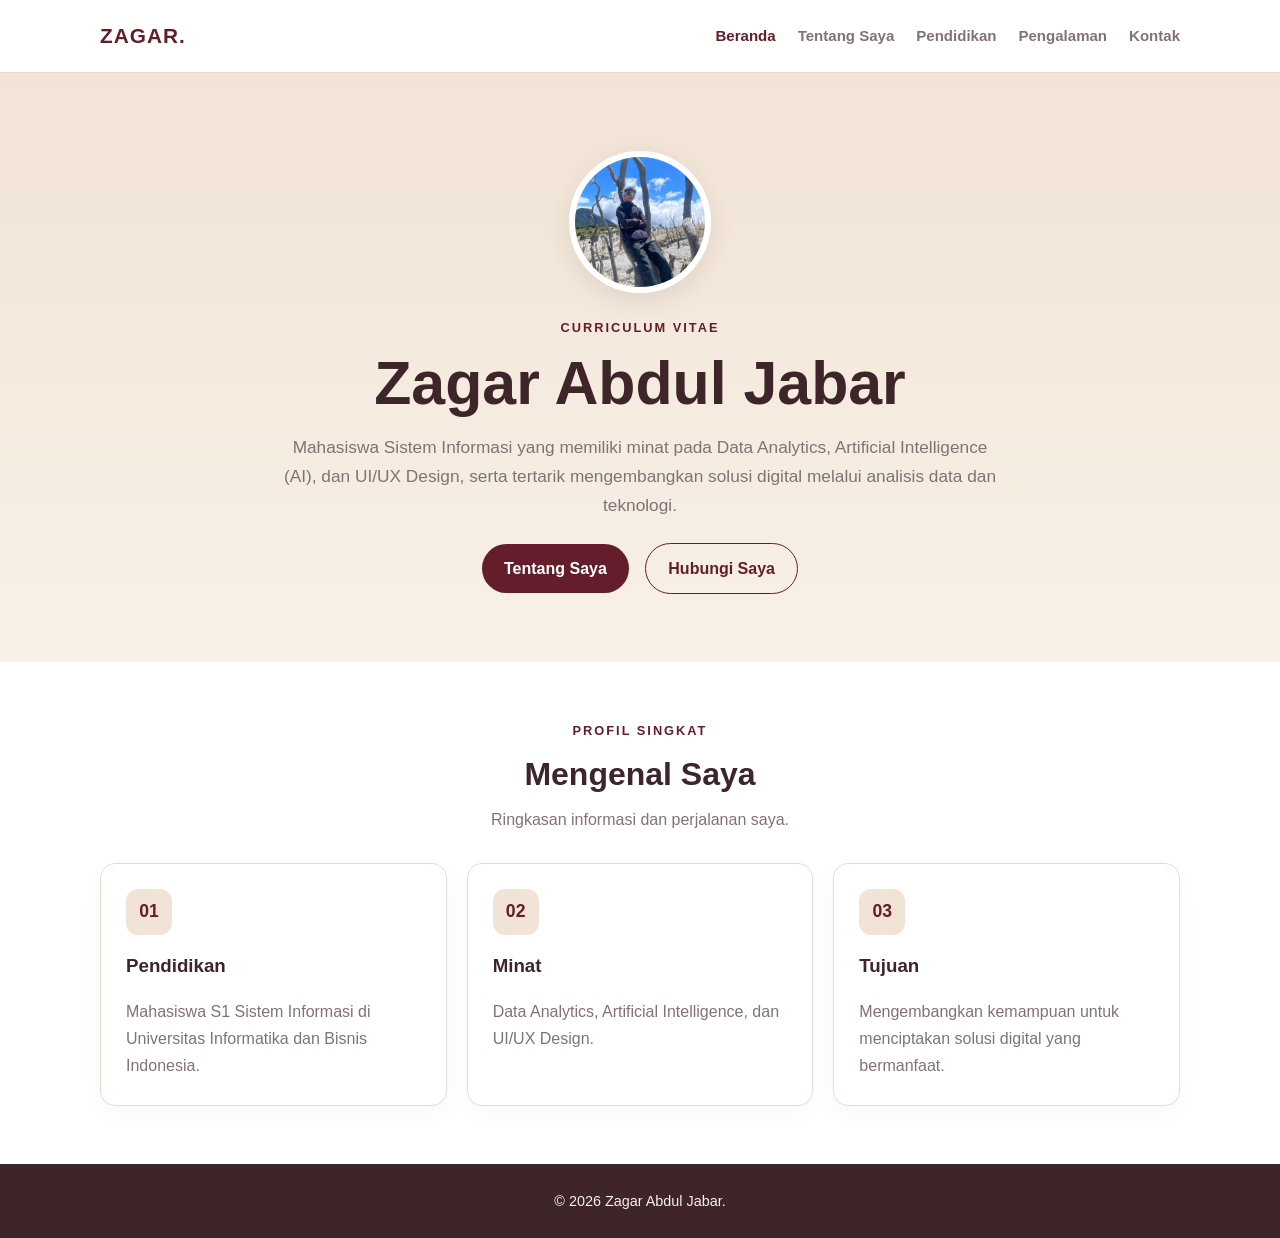
<file: index.html>
<!DOCTYPE html>
<html lang="id">
<head>
    <meta charset="UTF-8">
    <meta name="viewport" content="width=device-width, initial-scale=1.0">
    <title>Beranda | Zagar Abdul Jabar</title>
    <link rel="stylesheet" href="css/style.css">
</head>
<body>
    <header>
        <div class="container nav">
            <a href="index.html" class="logo">ZAGAR.</a>
            <nav>
                <a class="active" href="index.html">Beranda</a>
                <a class="" href="about.html">Tentang Saya</a>
                <a class="" href="education.html">Pendidikan</a>
                <a class="" href="experience.html">Pengalaman</a>
                <a class="" href="contact.html">Kontak</a>
            </nav>
        </div>
    </header>
    <main>
        <section class="hero">
            <div class="container">
                <div class="avatar">
                <img src="foto saya.jpg" alt="Foto Profil Saya">
                </div>
                <div class="eyebrow">Curriculum Vitae</div>
                <h1>Zagar Abdul Jabar</h1>
                <p class="lead">Mahasiswa Sistem Informasi yang memiliki minat pada Data Analytics, Artificial Intelligence (AI), dan UI/UX Design, serta tertarik mengembangkan solusi digital melalui analisis data dan teknologi.</p>
                <a href="about.html" class="button">Tentang Saya</a>
                <a href="contact.html" class="button outline">Hubungi Saya</a>
            </div>
        </section>
        <section class="section white">
            <div class="container">
                <div class="section-heading">
                    <div class="eyebrow">Profil Singkat</div>
                    <h2>Mengenal Saya</h2>
                    <p>Ringkasan informasi dan perjalanan saya.</p>
                </div>
                <div class="grid">
                    <article class="card">
                        <div class="icon">01</div>
                        <h3>Pendidikan</h3>
                        <p>Mahasiswa S1 Sistem Informasi di Universitas Informatika dan Bisnis Indonesia.</p>
                    </article>
                    <article class="card">
                        <div class="icon">02</div>
                        <h3>Minat</h3>
                        <p>Data Analytics, Artificial Intelligence, dan UI/UX Design.</p>
                    </article>
                    <article class="card">
                        <div class="icon">03</div>
                        <h3>Tujuan</h3>
                        <p>Mengembangkan kemampuan untuk menciptakan solusi digital yang bermanfaat.</p>
                    </article>
                </div>
            </div>
        </section>
    </main>
    <footer>
        <div class="container">
            <p>© 2026 Zagar Abdul Jabar.</p>
        </div>
    </footer>
</body>
</html>
</file>
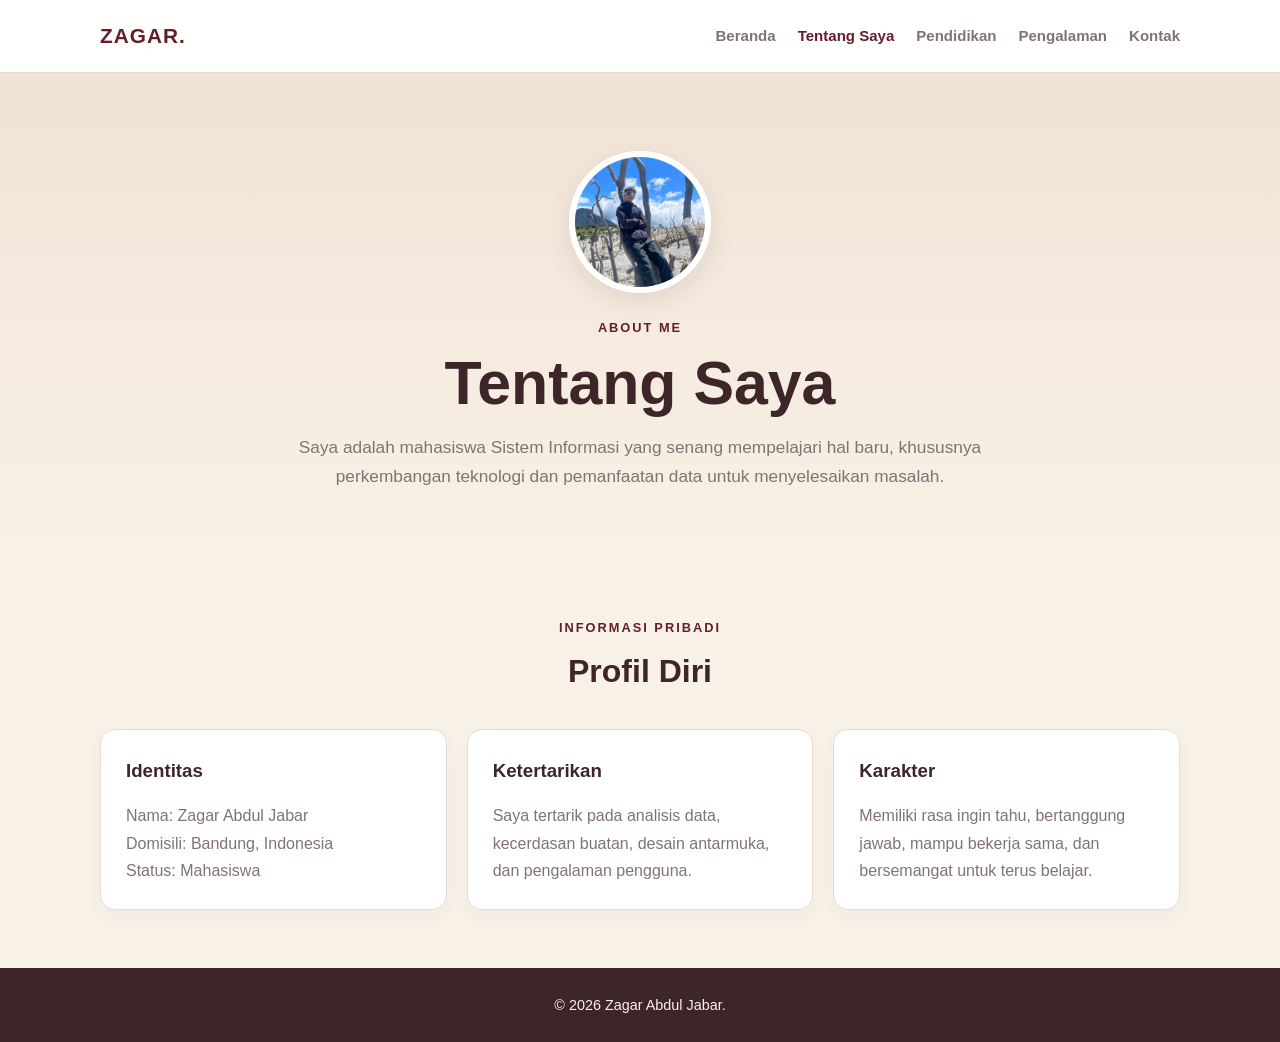
<file: about.html>
<!DOCTYPE html>
<html lang="id">
<head>
    <meta charset="UTF-8">
    <meta name="viewport" content="width=device-width, initial-scale=1.0">
    <title>Tentang Saya | Zagar Abdul Jabar</title>
    <link rel="stylesheet" href="css/style.css">
</head>
<body>
    <header>
        <div class="container nav">
            <a href="index.html" class="logo">ZAGAR.</a>
            <nav>
                <a class="" href="index.html">Beranda</a>
                <a class="active" href="about.html">Tentang Saya</a>
                <a class="" href="education.html">Pendidikan</a>
                <a class="" href="experience.html">Pengalaman</a>
                <a class="" href="contact.html">Kontak</a>
            </nav>
        </div>
    </header>
    <main>
        <section class="hero">
            <div class="container">
                <div class="avatar">
                 <img src="foto saya.jpg" alt="Foto Profil Saya">
                </div>
                <div class="eyebrow">About Me</div>
                <h1>Tentang Saya</h1>
                <p class="lead">Saya adalah mahasiswa Sistem Informasi yang senang mempelajari hal baru, khususnya perkembangan teknologi dan pemanfaatan data untuk menyelesaikan masalah.</p>
            </div>
        </section>
        <section class="section">
            <div class="container">
                <div class="section-heading">
                    <div class="eyebrow">Informasi Pribadi</div>
                    <h2>Profil Diri</h2>
                </div>
                <div class="grid">
                    <article class="card">
                        <h3>Identitas</h3>
                        <p>Nama: Zagar Abdul Jabar<br>Domisili: Bandung, Indonesia<br>Status: Mahasiswa</p>
                    </article>
                    <article class="card">
                        <h3>Ketertarikan</h3>
                        <p>Saya tertarik pada analisis data, kecerdasan buatan, desain antarmuka, dan pengalaman pengguna.</p>
                    </article>
                    <article class="card">
                        <h3>Karakter</h3>
                        <p>Memiliki rasa ingin tahu, bertanggung jawab, mampu bekerja sama, dan bersemangat untuk terus belajar.</p>
                    </article>
                </div>
            </div>
        </section>
    </main>
    <footer>
        <div class="container">
            <p>© 2026 Zagar Abdul Jabar.</p>
        </div>
    </footer>
</body>
</html>
</file>
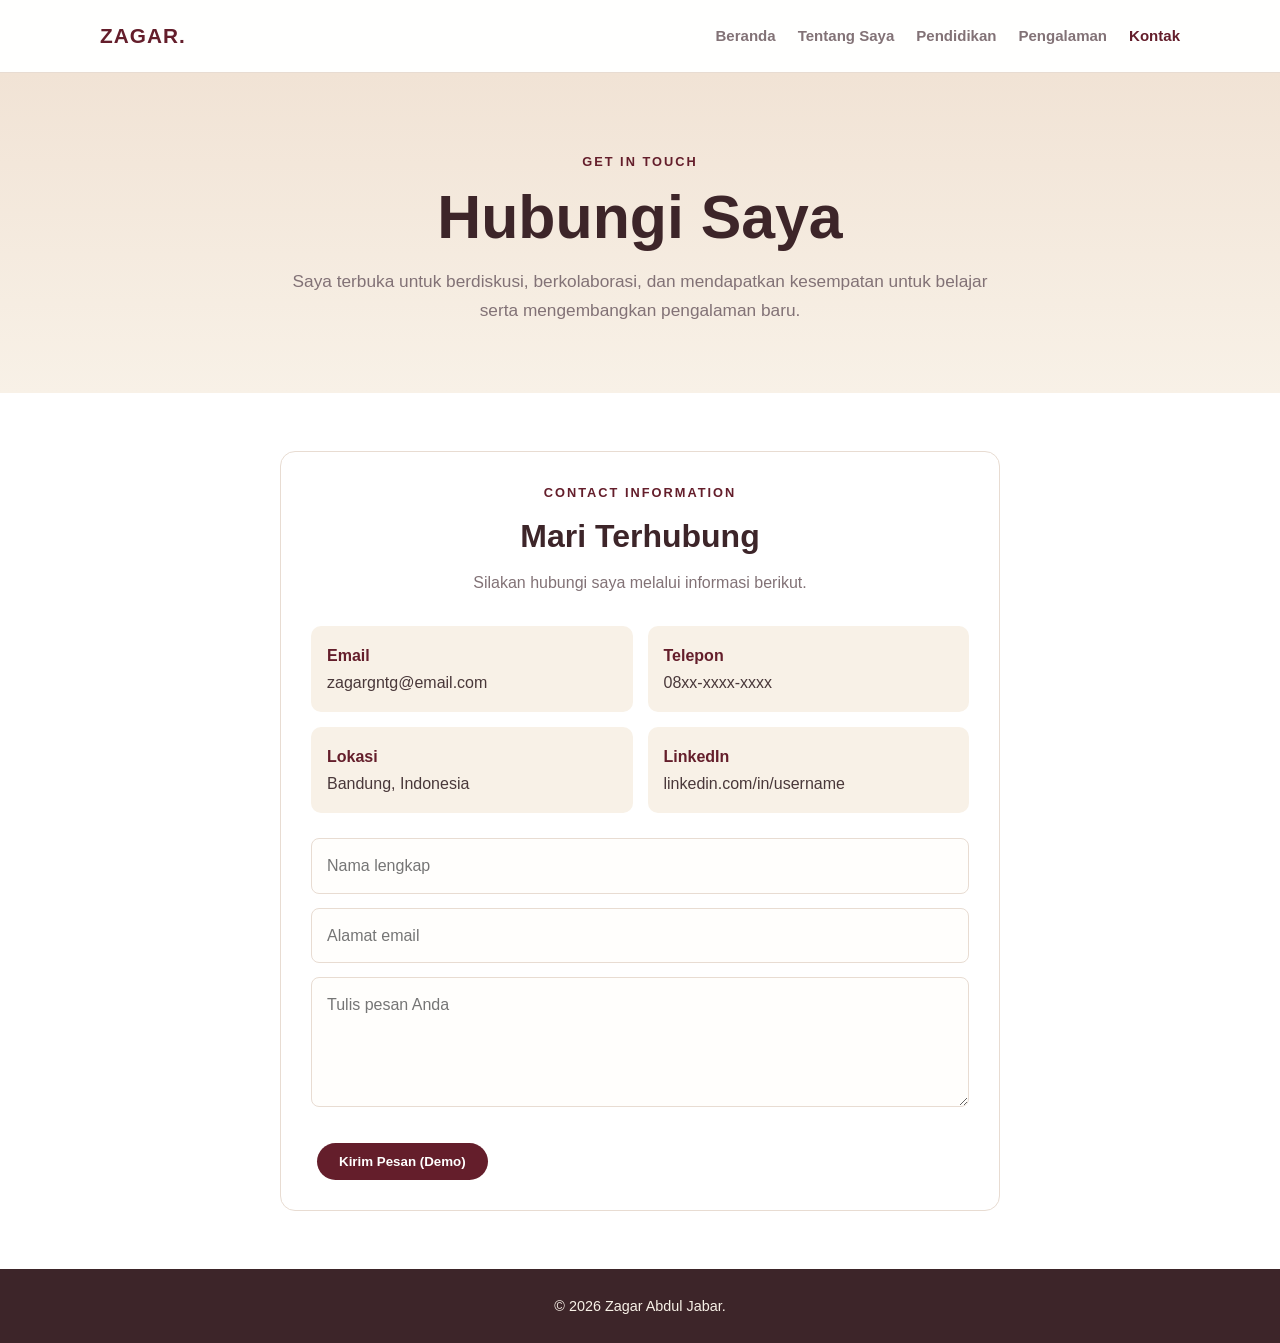
<file: contact.html>
<!DOCTYPE html>
<html lang="id">
<head>
    <meta charset="UTF-8">
    <meta name="viewport" content="width=device-width, initial-scale=1.0">
    <title>Kontak | Zagar Abdul Jabar</title>
    <link rel="stylesheet" href="css/style.css">
</head>
<body>
    <header>
        <div class="container nav">
            <a href="index.html" class="logo">ZAGAR.</a>
            <nav>
                <a class="" href="index.html">Beranda</a>
                <a class="" href="about.html">Tentang Saya</a>
                <a class="" href="education.html">Pendidikan</a>
                <a class="" href="experience.html">Pengalaman</a>
                <a class="active" href="contact.html">Kontak</a>
            </nav>
        </div>
    </header>
    <main>
        <section class="hero">
            <div class="container">
                <div class="eyebrow">Get In Touch</div>
                <h1>Hubungi Saya</h1>
                <p class="lead">Saya terbuka untuk berdiskusi, berkolaborasi, dan mendapatkan kesempatan untuk belajar serta mengembangkan pengalaman baru.</p>
            </div>
        </section>
        <section class="section white">
            <div class="container">
                <div class="contact-box">
                    <div class="section-heading">
                        <div class="eyebrow">Contact Information</div>
                        <h2>Mari Terhubung</h2>
                        <p>Silakan hubungi saya melalui informasi berikut.</p>
                    </div>
                    <div class="contact-list">
                        <div class="contact-item"><strong>Email</strong>zagargntg@email.com</div>
                        <div class="contact-item"><strong>Telepon</strong>08xx-xxxx-xxxx</div>
                        <div class="contact-item"><strong>Lokasi</strong>Bandung, Indonesia</div>
                        <div class="contact-item"><strong>LinkedIn</strong>linkedin.com/in/username</div>
                    </div>
                    <form>
                        <input type="text" placeholder="Nama lengkap">
                        <input type="email" placeholder="Alamat email">
                        <textarea placeholder="Tulis pesan Anda"></textarea>
                        <button type="button" class="button">Kirim Pesan (Demo)</button>
                    </form>
                </div>
            </div>
        </section>
    </main>
    <footer>
        <div class="container">
            <p>© 2026 Zagar Abdul Jabar.</p>
        </div>
    </footer>
</body>
</html>
</file>
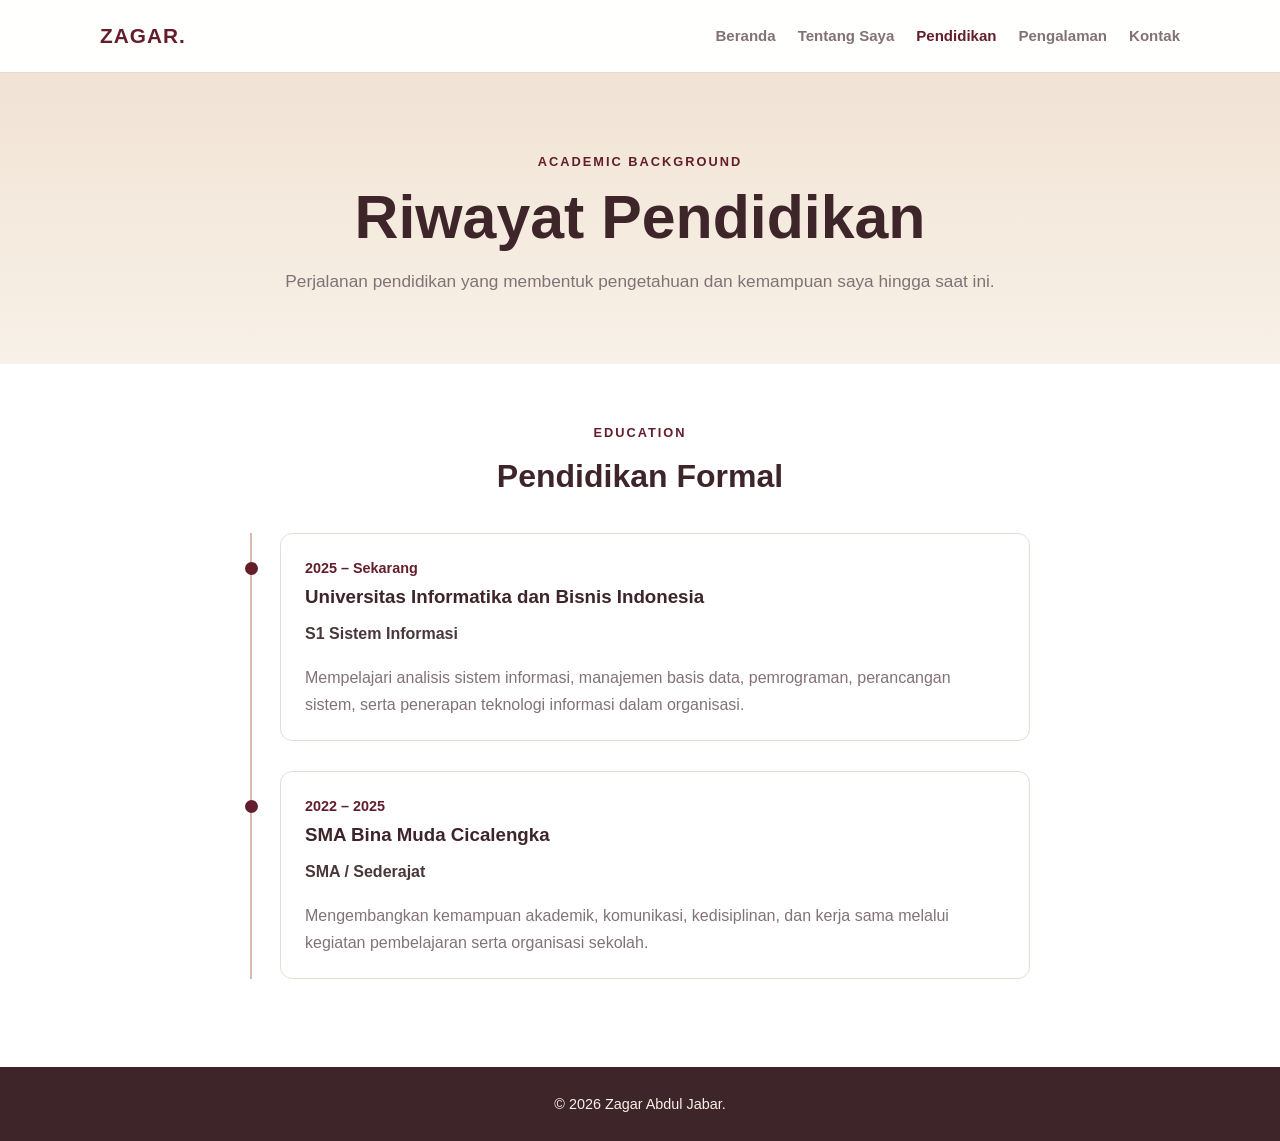
<file: education.html>
<!DOCTYPE html>
<html lang="id">
<head>
    <meta charset="UTF-8">
    <meta name="viewport" content="width=device-width, initial-scale=1.0">
    <title>Pendidikan | Zagar Abdul Jabar</title>
    <link rel="stylesheet" href="css/style.css">
</head>
<body>
    <header>
        <div class="container nav">
            <a href="index.html" class="logo">ZAGAR.</a>
            <nav>
                <a class="" href="index.html">Beranda</a>
                <a class="" href="about.html">Tentang Saya</a>
                <a class="active" href="education.html">Pendidikan</a>
                <a class="" href="experience.html">Pengalaman</a>
                <a class="" href="contact.html">Kontak</a>
            </nav>
        </div>
    </header>
    <main>
        <section class="hero">
            <div class="container">
                <div class="eyebrow">Academic Background</div>
                <h1>Riwayat Pendidikan</h1>
                <p class="lead">Perjalanan pendidikan yang membentuk pengetahuan dan kemampuan saya hingga saat ini.</p>
            </div>
        </section>
        <section class="section white">
            <div class="container">
                <div class="section-heading">
                    <div class="eyebrow">Education</div>
                    <h2>Pendidikan Formal</h2>
                </div>
                <div class="timeline">
                    <article class="timeline-item">
                        <div class="date">2025 – Sekarang</div>
                        <h3>Universitas Informatika dan Bisnis Indonesia</h3>
                        <strong>S1 Sistem Informasi</strong>
                        <p>Mempelajari analisis sistem informasi, manajemen basis data, pemrograman, perancangan sistem, serta penerapan teknologi informasi dalam organisasi.</p>
                    </article>
                    <article class="timeline-item">
                        <div class="date">2022 – 2025</div>
                        <h3>SMA Bina Muda Cicalengka</h3>
                        <strong>SMA / Sederajat</strong>
                        <p>Mengembangkan kemampuan akademik, komunikasi, kedisiplinan, dan kerja sama melalui kegiatan pembelajaran serta organisasi sekolah.</p>
                    </article>
                </div>
            </div>
        </section>
    </main>
    <footer>
        <div class="container">
            <p>© 2026 Zagar Abdul Jabar.</p>
        </div>
    </footer>
</body>
</html>
</file>
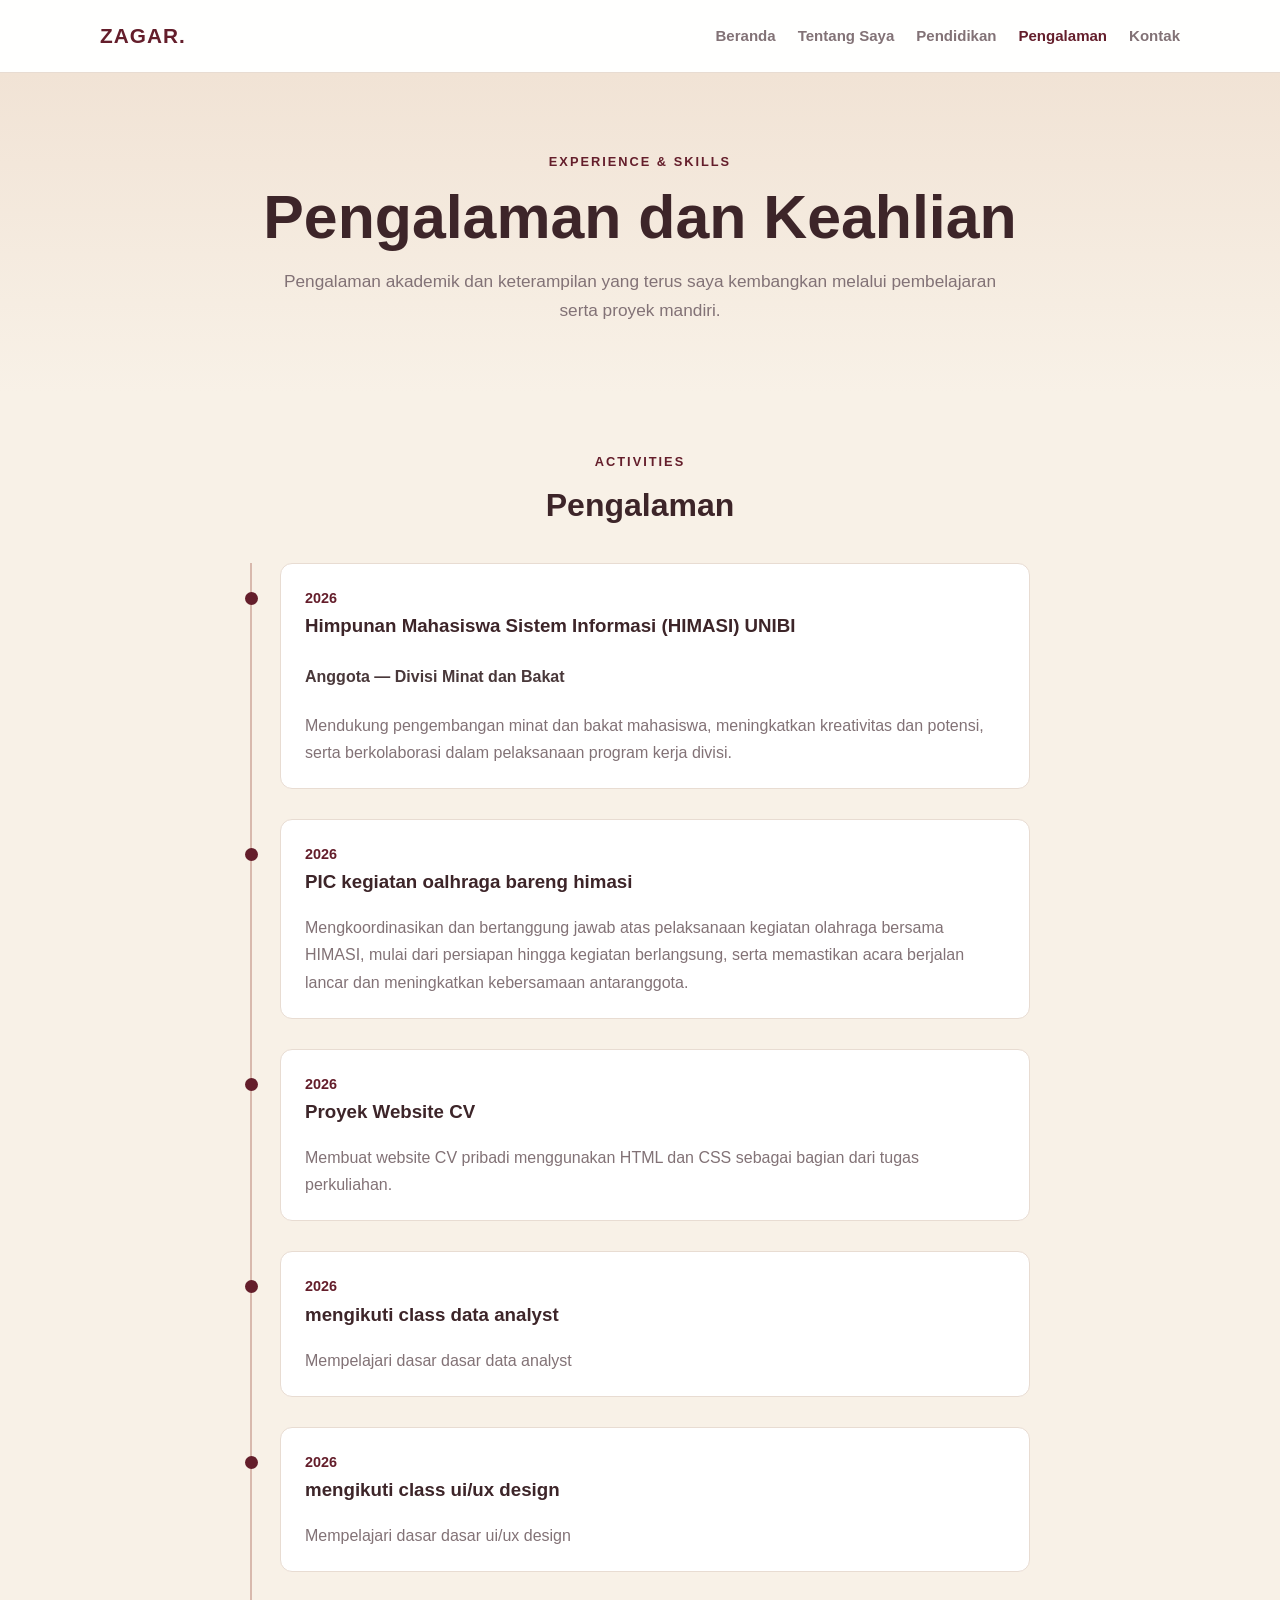
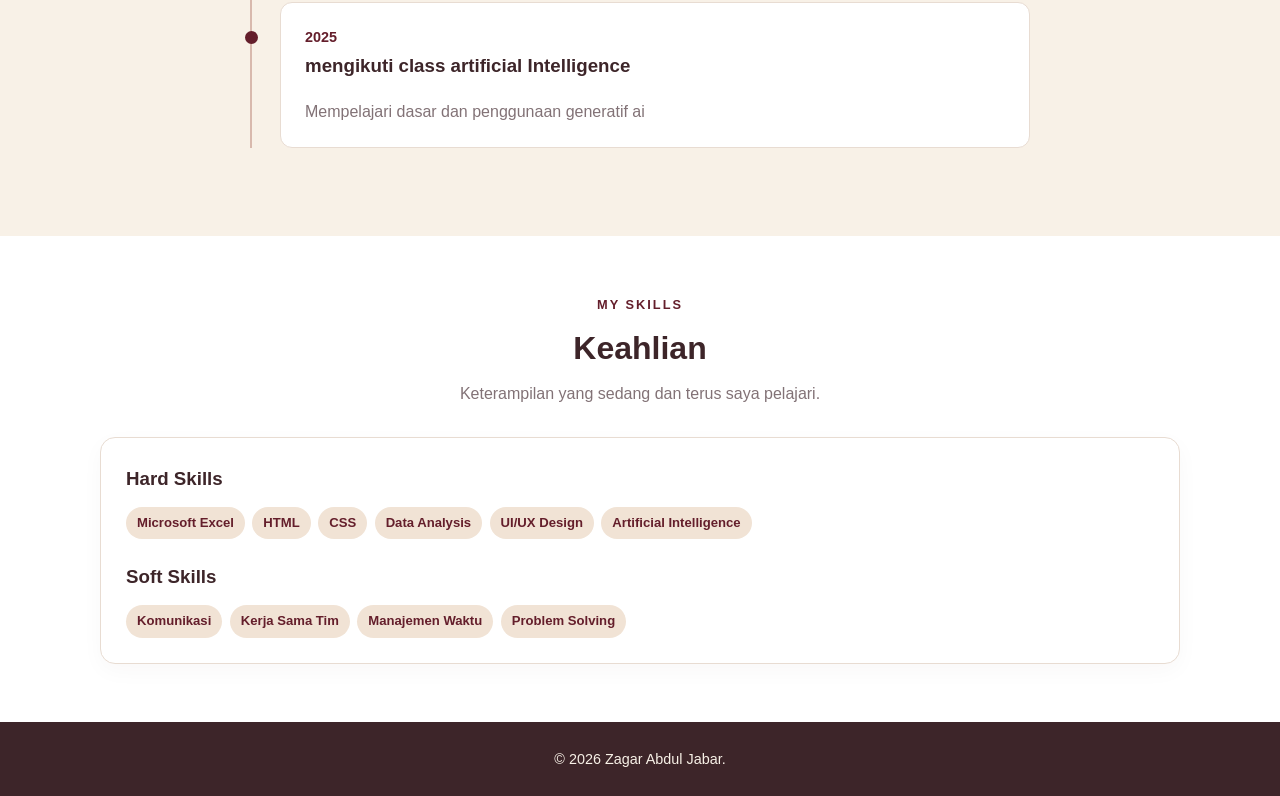
<file: experience.html>
<!DOCTYPE html>
<html lang="id">
<head>
    <meta charset="UTF-8">
    <meta name="viewport" content="width=device-width, initial-scale=1.0">
    <title>Pengalaman & Keahlian | Zagar Abdul Jabar</title>
    <link rel="stylesheet" href="css/style.css">
</head>
<body>
    <header>
        <div class="container nav">
            <a href="index.html" class="logo">ZAGAR.</a>
            <nav>
                <a class="" href="index.html">Beranda</a>
                <a class="" href="about.html">Tentang Saya</a>
                <a class="" href="education.html">Pendidikan</a>
                <a class="active" href="experience.html">Pengalaman</a>
                <a class="" href="contact.html">Kontak</a>
            </nav>
        </div>
    </header>
    <main>
        <section class="hero">
            <div class="container">
                <div class="eyebrow">Experience & Skills</div>
                <h1>Pengalaman dan Keahlian</h1>
                <p class="lead">Pengalaman akademik dan keterampilan yang terus saya kembangkan melalui pembelajaran serta proyek mandiri.</p>
            </div>
        </section>
        <section class="section">
            <div class="container">
                <div class="section-heading">
                    <div class="eyebrow">Activities</div>
                    <h2>Pengalaman</h2>
                </div>
                <div class="timeline">
                     <article class="timeline-item">
                        <div class="date">2026</div>
                        <h3>Himpunan Mahasiswa Sistem Informasi (HIMASI) UNIBI</h3>
                         <h4>Anggota — Divisi Minat dan Bakat</h4>
                        <p>Mendukung pengembangan minat dan bakat mahasiswa, meningkatkan kreativitas dan potensi, 
                            serta berkolaborasi dalam pelaksanaan program kerja divisi.</p>
                    </article>
                     <article class="timeline-item">
                        <div class="date">2026</div>
                        <h3>PIC kegiatan oalhraga bareng himasi</h3>
                        <p>Mengkoordinasikan dan bertanggung jawab atas pelaksanaan kegiatan olahraga bersama HIMASI, 
                        mulai dari persiapan hingga kegiatan berlangsung, serta memastikan acara berjalan lancar 
                        dan meningkatkan kebersamaan antaranggota.</p>
                    </article>
                    <article class="timeline-item">
                        <div class="date">2026</div>
                        <h3>Proyek Website CV</h3>
                        <p>Membuat website CV pribadi menggunakan HTML dan CSS sebagai bagian dari tugas perkuliahan.</p>
                    </article>
                    <article class="timeline-item">
                        <div class="date">2026</div>
                        <h3>mengikuti class data analyst</h3>
                        <p>Mempelajari dasar dasar data analyst</p>
                    </article>
                      <article class="timeline-item">
                        <div class="date">2026</div>
                        <h3>mengikuti class ui/ux design</h3>
                        <p>Mempelajari dasar dasar ui/ux design</p>
                    </article>
                      <article class="timeline-item">
                        <div class="date">2025</div>
                        <h3>mengikuti class artificial Intelligence</h3>
                        <p>Mempelajari dasar dan penggunaan generatif ai</p>
                    </article>
                </div>
            </div>
        </section>
        <section class="section white">
            <div class="container">
                <div class="section-heading">
                    <div class="eyebrow">My Skills</div>
                    <h2>Keahlian</h2>
                    <p>Keterampilan yang sedang dan terus saya pelajari.</p>
                </div>
                <div class="card">
                    <h3>Hard Skills</h3>
                    <span class="tag">Microsoft Excel</span>
                    <span class="tag">HTML</span>
                    <span class="tag">CSS</span>
                    <span class="tag">Data Analysis</span>
                    <span class="tag">UI/UX Design</span>
                    <span class="tag">Artificial Intelligence</span>
                    <h3 style="margin-top:22px">Soft Skills</h3>
                    <span class="tag">Komunikasi</span>
                    <span class="tag">Kerja Sama Tim</span>
                    <span class="tag">Manajemen Waktu</span>
                    <span class="tag">Problem Solving</span>
                </div>
            </div>
        </section>
    </main>
    <footer>
        <div class="container">
            <p>© 2026 Zagar Abdul Jabar.</p>
        </div>
    </footer>
</body>
</html>
</file>
<file: css/style.css>
:root {
    --maroon: #641E2B;
    --maroon-dark: #3D2529;
    --maroon-soft: #A65D68;
    --cream: #F8F1E7;
    --cream-deep: #F1E3D5;
    --white: #FFFFFF;
    --ink: #49383A;
    --muted: #827276;
    --line: #E8DCD2;
}

* {
    box-sizing: border-box;
}

html {
    scroll-behavior: smooth;
}

body {
    margin: 0;
    font-family: Arial, Helvetica, sans-serif;
    color: var(--ink);
    background: var(--cream);
    line-height: 1.7;
}

a {
    color: inherit;
    text-decoration: none;
}

.container {
    width: min(1080px, 90%);
    margin: auto;
}

header {
    background: rgba(255, 255, 255, .96);
    border-bottom: 1px solid var(--line);
    position: sticky;
    top: 0;
    z-index: 10;
}

.nav {
    min-height: 72px;
    display: flex;
    align-items: center;
    justify-content: space-between;
    gap: 20px;
}

.logo {
    color: var(--maroon);
    font-size: 1.3rem;
    font-weight: 800;
    letter-spacing: 1px;
}

nav {
    display: flex;
    align-items: center;
    gap: 22px;
    flex-wrap: wrap;
}

nav a {
    color: var(--muted);
    font-size: .94rem;
    font-weight: 600;
    transition: color .2s ease;
}

nav a:hover,
nav a.active {
    color: var(--maroon);
}

.hero {
    padding: 78px 0 68px;
    text-align: center;
    background: linear-gradient(180deg, var(--cream-deep), var(--cream));
}

.avatar {
    width: 142px;
    height: 142px;
    margin: 0 auto 24px;
    border-radius: 50%;
    overflow: hidden;
    border: 6px solid var(--white);
    box-shadow: 0 8px 25px #3D25291A;
}

.avatar img {
    width: 100%;
    height: 100%;
    object-fit: cover;
    display: block;
}

.eyebrow {
    color: var(--maroon);
    font-size: .8rem;
    font-weight: 700;
    letter-spacing: 2px;
    text-transform: uppercase;
}

h1 {
    color: var(--maroon-dark);
    font-size: clamp(2.2rem, 5vw, 3.8rem);
    line-height: 1.15;
    margin: 10px 0;
}

.hero .lead {
    max-width: 720px;
    margin: 14px auto 0;
    color: var(--muted);
    font-size: 1.08rem;
}

.button {
    display: inline-block;
    margin: 22px 6px 0;
    padding: 11px 22px;
    border-radius: 30px;
    background: var(--maroon);
    color: var(--white);
    font-weight: 700;
    transition: background .2s ease, transform .2s ease;
}

.button:hover {
    background: var(--maroon-dark);
    transform: translateY(-2px);
}

.button.outline {
    color: var(--maroon);
    background: transparent;
    border: 1px solid var(--maroon);
}

.section {
    padding: 58px 0;
}

.section.white {
    background: var(--white);
}

.section-heading {
    text-align: center;
    margin-bottom: 30px;
}

.section-heading h2 {
    color: var(--maroon-dark);
    font-size: 2rem;
    margin: 5px 0;
}

.section-heading p {
    color: var(--muted);
    margin: 0;
}

h2,
h3 {
    color: var(--maroon-dark);
}

h3 {
    margin: 0 0 8px;
}

.grid {
    display: grid;
    grid-template-columns: repeat(3, 1fr);
    gap: 20px;
}

.card {
    padding: 25px;
    background: var(--white);
    border: 1px solid var(--line);
    border-radius: 15px;
    box-shadow: 0 7px 22px #3D252908;
}

.card p {
    color: var(--muted);
    margin-bottom: 0;
}

.icon {
    width: 46px;
    height: 46px;
    display: grid;
    place-items: center;
    margin-bottom: 15px;
    border-radius: 12px;
    background: var(--cream-deep);
    color: var(--maroon);
    font-weight: 800;
    font-size: 1.1rem;
}

.tag {
    display: inline-block;
    padding: 5px 11px;
    margin: 4px 3px 0 0;
    border-radius: 20px;
    background: var(--cream-deep);
    color: var(--maroon);
    font-size: .82rem;
    font-weight: 600;
}

.timeline {
    max-width: 780px;
    margin: auto;
    border-left: 2px solid #D8B9AD;
    padding-left: 28px;
}

.timeline-item {
    position: relative;
    margin-bottom: 30px;
    padding: 22px 24px;
    background: var(--white);
    border: 1px solid var(--line);
    border-radius: 12px;
}

.timeline-item::before {
    content: "";
    position: absolute;
    width: 13px;
    height: 13px;
    border-radius: 50%;
    background: var(--maroon);
    left: -36px;
    top: 28px;
}

.timeline-item .date {
    color: var(--maroon);
    font-weight: 700;
    font-size: .9rem;
}

.timeline-item p {
    color: var(--muted);
    margin-bottom: 0;
}

.contact-box {
    max-width: 720px;
    margin: auto;
    padding: 30px;
    background: var(--white);
    border: 1px solid var(--line);
    border-radius: 15px;
}

.contact-list {
    display: grid;
    grid-template-columns: repeat(2, 1fr);
    gap: 15px;
    margin-top: 20px;
}

.contact-item {
    padding: 16px;
    background: var(--cream);
    border-radius: 10px;
}

.contact-item strong {
    display: block;
    color: var(--maroon);
}

form {
    display: grid;
    gap: 14px;
    margin-top: 25px;
}

input,
textarea {
    width: 100%;
    padding: 13px 15px;
    border: 1px solid var(--line);
    border-radius: 8px;
    background: #FFFEFC;
    color: var(--ink);
    font: inherit;
}

input:focus,
textarea:focus {
    outline: 2px solid #D8B9AD;
    border-color: var(--maroon-soft);
}

textarea {
    min-height: 130px;
    resize: vertical;
}

form .button {
    border: 0;
    cursor: pointer;
    justify-self: start;
}

footer {
    padding: 25px 0;
    background: var(--maroon-dark);
    color: var(--cream);
    text-align: center;
}

footer p {
    margin: 0;
    font-size: .9rem;
}

@media (max-width: 760px) {
    .nav {
        flex-direction: column;
        padding: 15px 0;
    }

    nav {
        justify-content: center;
        gap: 12px;
    }

    .hero {
        padding: 58px 0;
    }

    .grid {
        grid-template-columns: 1fr;
    }

    .contact-list {
        grid-template-columns: 1fr;
    }

    .section {
        padding: 45px 0;
    }

    .timeline {
        margin-left: 8px;
    }
}
</file>
